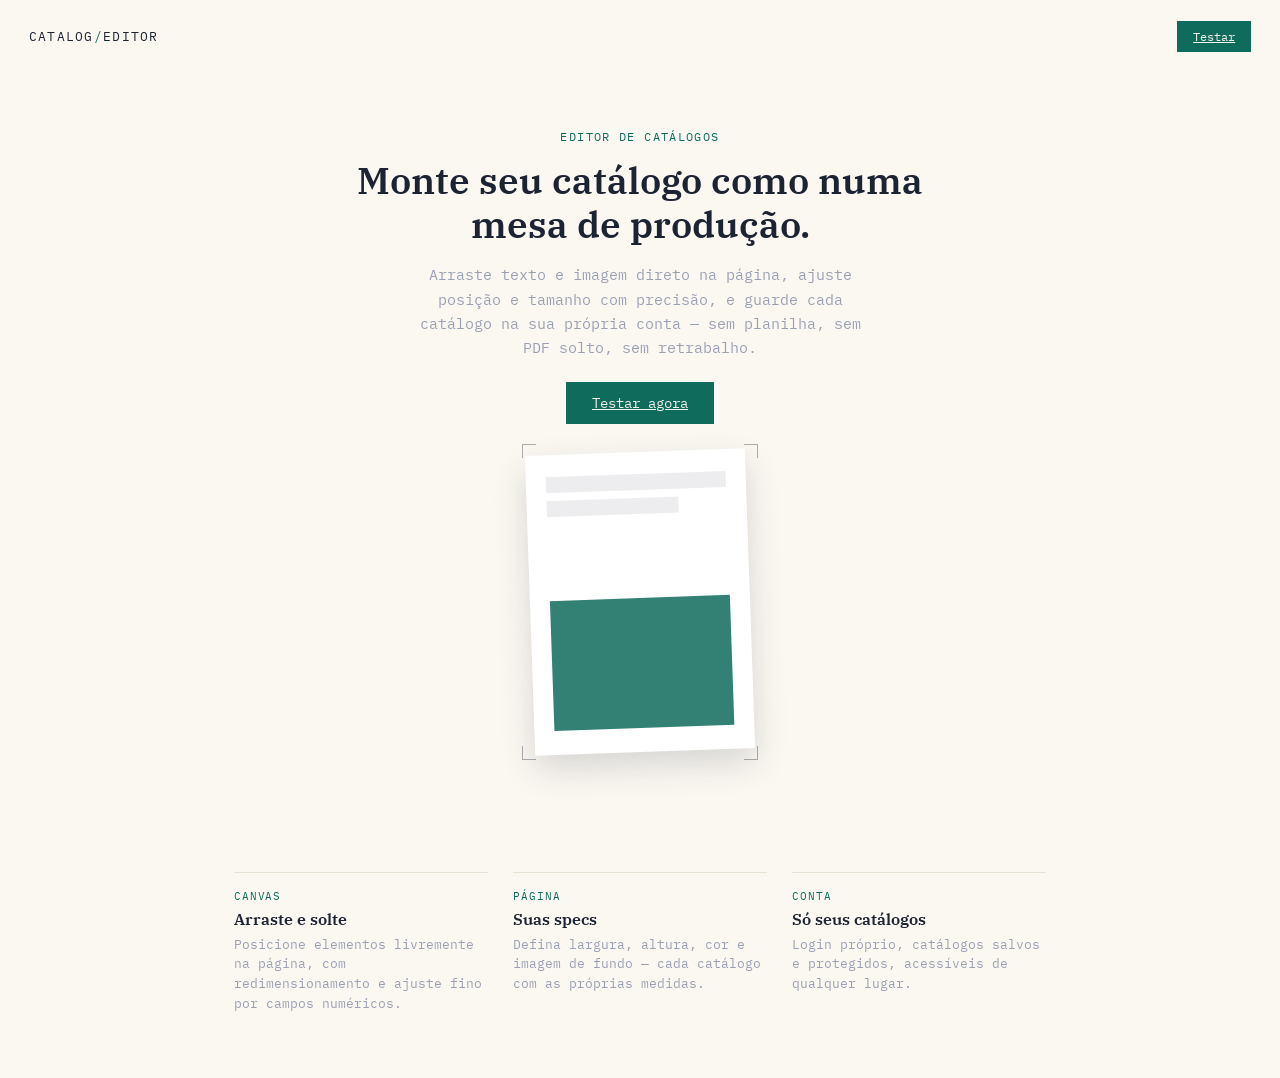
<file: index.html>
<!doctype html>
<html lang="pt-br">
<head>
  <meta charset="UTF-8" />
  <meta name="viewport" content="width=device-width, initial-scale=1.0" />
  <title>Catalog</title>
  <link rel="stylesheet" href="css/style.css" />
</head>
<body>
  <header class="home-header">
    <a href="index.html" class="brand">catalog<span>/</span>editor</a>
    <a href="login.html" class="btn-primary btn-nav">Testar</a>
  </header>

  <main>
    <section class="hero">
      <p class="eyebrow">Editor de catálogos</p>
      <h1>Monte seu catálogo como numa mesa de produção.</h1>
      <p class="lead">
        Arraste texto e imagem direto na página, ajuste posição e tamanho com
        precisão, e guarde cada catálogo na sua própria conta — sem planilha,
        sem PDF solto, sem retrabalho.
      </p>
      <a href="login.html" class="btn-primary">Testar agora</a>

      <div class="mock-wrap" aria-hidden="true">
        <div class="page-frame">
          <span class="crop-tl"></span><span class="crop-tr"></span>
          <span class="crop-bl"></span><span class="crop-br"></span>
          <div class="mock-page">
            <div class="mock-el-text"></div>
            <div class="mock-el-text short"></div>
            <div class="mock-el-image"></div>
          </div>
        </div>
      </div>
    </section>

    <section class="features">
      <div class="feature">
        <p class="tag">Canvas</p>
        <h3>Arraste e solte</h3>
        <p class="desc">Posicione elementos livremente na página, com redimensionamento e ajuste fino por campos numéricos.</p>
      </div>
      <div class="feature">
        <p class="tag">Página</p>
        <h3>Suas specs</h3>
        <p class="desc">Defina largura, altura, cor e imagem de fundo — cada catálogo com as próprias medidas.</p>
      </div>
      <div class="feature">
        <p class="tag">Conta</p>
        <h3>Só seus catálogos</h3>
        <p class="desc">Login próprio, catálogos salvos e protegidos, acessíveis de qualquer lugar.</p>
      </div>
    </section>
  </main>
</body>
</html>
</file>
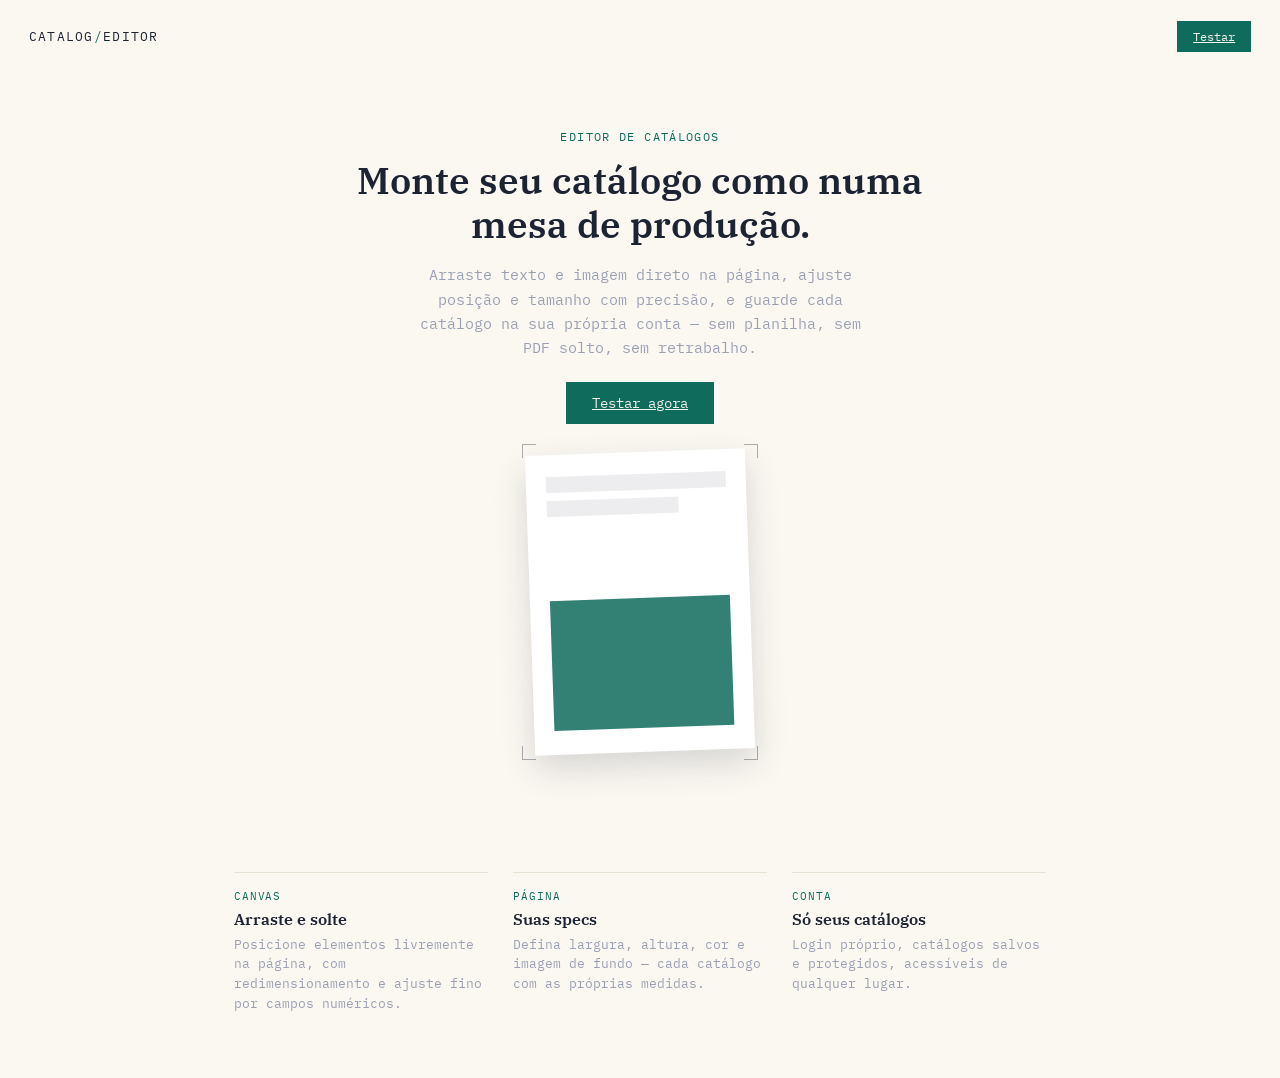
<file: dashboard.html>
<!doctype html>
<html lang="pt-br">
<head>
  <meta charset="UTF-8" />
  <meta name="viewport" content="width=device-width, initial-scale=1.0" />
  <title>Meus catálogos</title>
  <link rel="stylesheet" href="css/style.css" />
</head>
<body>
  <header class="app-header">
    <a href="dashboard.html" class="brand">catalog<span>/</span>editor</a>
    <nav class="app-nav">
      <div class="user-badge">
        <img id="user-avatar" class="avatar" alt="" hidden />
        <span id="user-name"></span>
      </div>
      <a href="profile.html">Perfil</a>
      <button id="logout-btn">Sair</button>
    </nav>
  </header>

  <main class="page-wrap">
    <div class="page-head">
      <div>
        <p class="eyebrow">Espaço de trabalho</p>
        <h1>Meus catálogos</h1>
      </div>
    </div>

    <div id="msg"></div>
    <div id="grid" class="catalogue-grid"></div>
  </main>

  <script type="module" src="js/dashboard.js"></script>
</body>
</html>
</file>
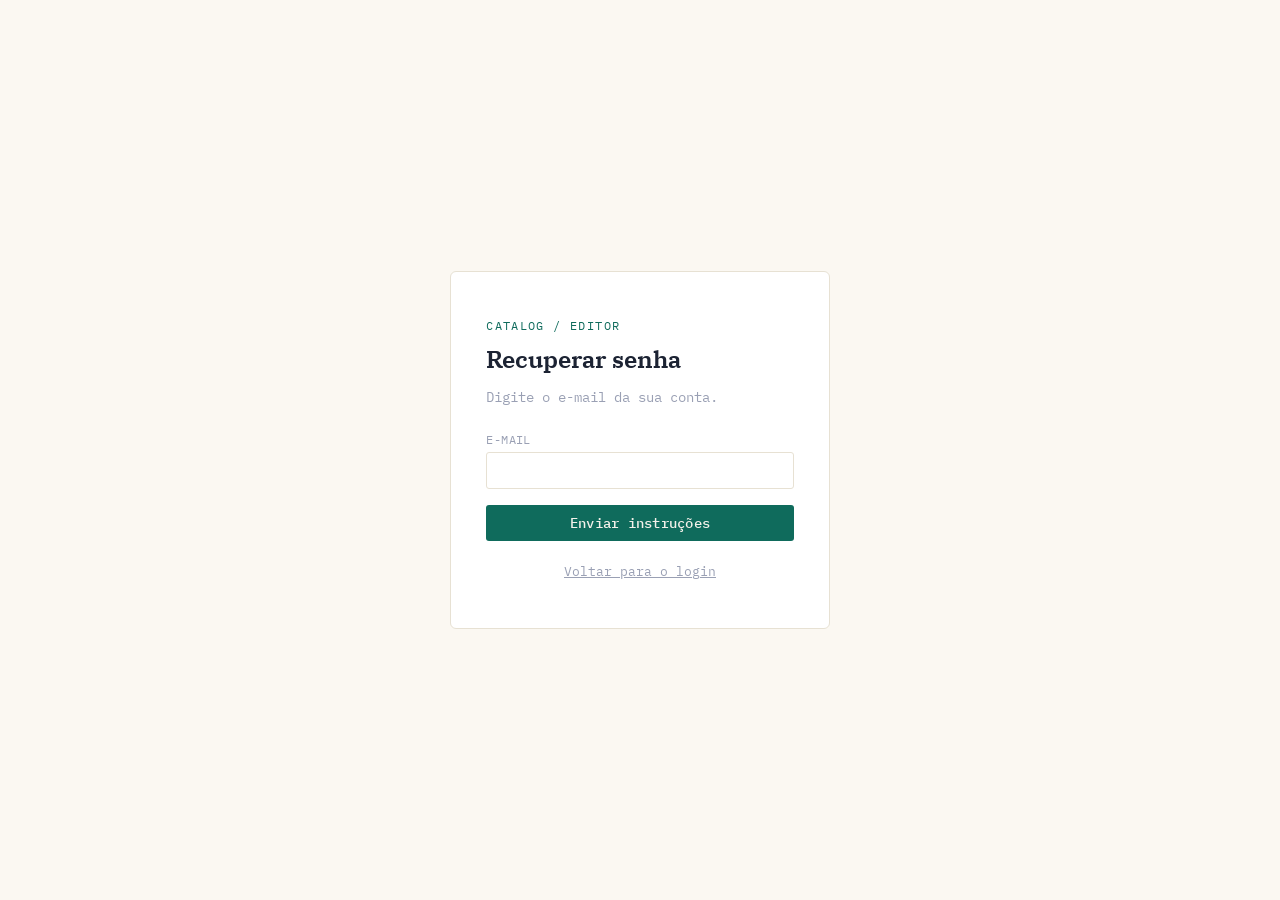
<file: forgot-password.html>
<!doctype html>
<html lang="pt-br">
<head>
  <meta charset="UTF-8" />
  <meta name="viewport" content="width=device-width, initial-scale=1.0" />
  <title>Recuperar senha · Catalog</title>
  <link rel="stylesheet" href="css/style.css" />
</head>
<body>
  <div class="auth-shell">
    <div class="auth-card">
      <p class="auth-mark">catalog / editor</p>
      <h1>Recuperar senha</h1>
      <p class="auth-sub">Digite o e-mail da sua conta.</p>

      <div id="msg"></div>

      <form id="forgot-form">
        <div class="field">
          <label for="email">E-mail</label>
          <input type="email" id="email" required autocomplete="email" />
        </div>
        <button type="submit" class="btn-primary btn-block" id="submit-btn">Enviar instruções</button>
      </form>

      <p class="auth-footer">
        <a href="login.html">Voltar para o login</a>
      </p>
    </div>
  </div>

  <script type="module" src="js/forgot-password.js"></script>
</body>
</html>
</file>
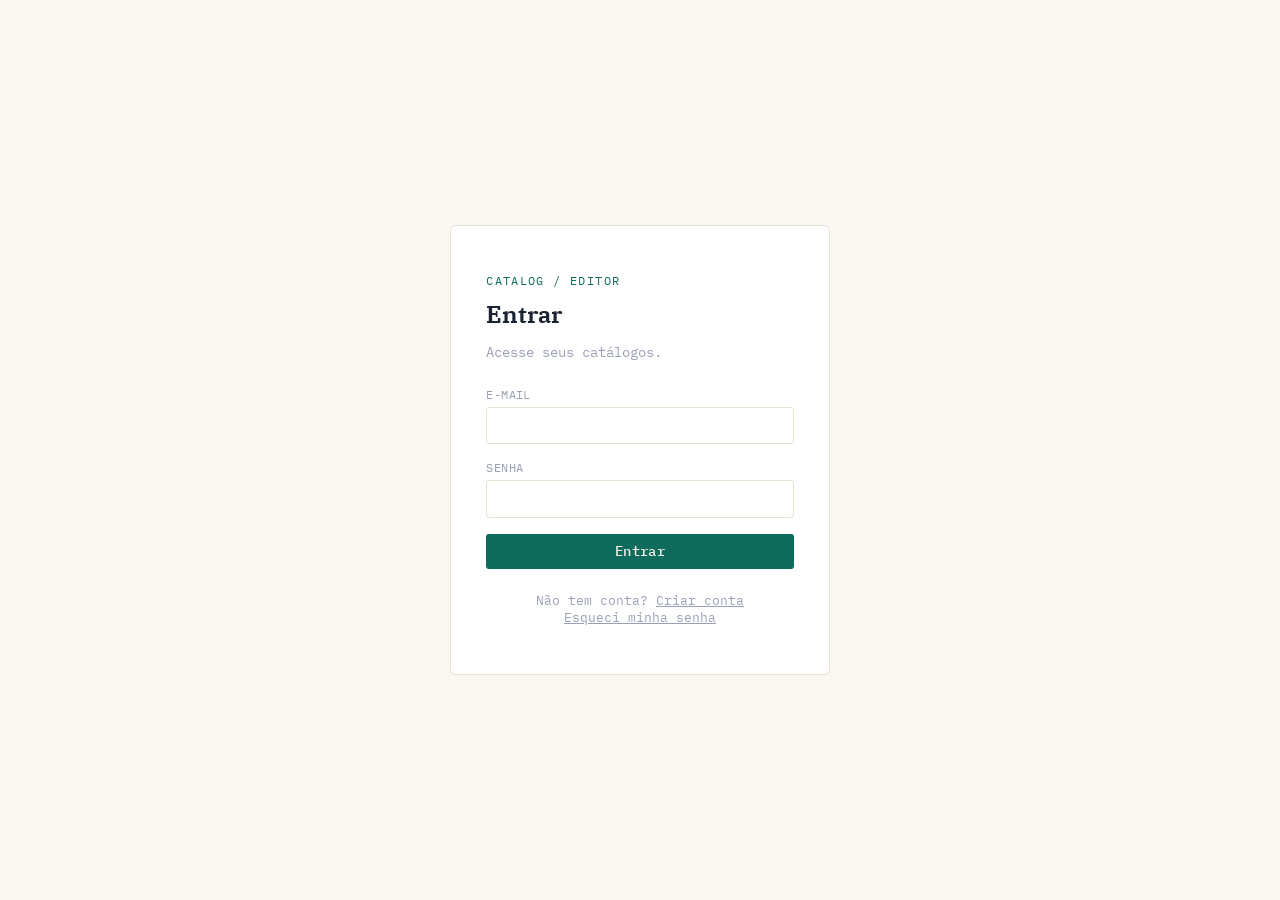
<file: login.html>
<!doctype html>
<html lang="pt-br">
<head>
  <meta charset="UTF-8" />
  <meta name="viewport" content="width=device-width, initial-scale=1.0" />
  <title>Entrar · Catalog</title>
  <link rel="stylesheet" href="css/style.css" />
</head>
<body>
  <div class="auth-shell">
    <div class="auth-card">
      <p class="auth-mark">catalog / editor</p>
      <h1>Entrar</h1>
      <p class="auth-sub">Acesse seus catálogos.</p>

      <div id="msg"></div>

      <form id="login-form">
        <div class="field">
          <label for="email">E-mail</label>
          <input type="email" id="email" required autocomplete="email" />
        </div>
        <div class="field">
          <label for="password">Senha</label>
          <input type="password" id="password" required autocomplete="current-password" />
        </div>
        <button type="submit" class="btn-primary btn-block" id="submit-btn">Entrar</button>
      </form>

      <p class="auth-footer">
        Não tem conta? <a href="register.html">Criar conta</a><br />
        <a href="forgot-password.html">Esqueci minha senha</a>
      </p>
    </div>
  </div>

  <script type="module" src="js/login.js"></script>
</body>
</html>
</file>
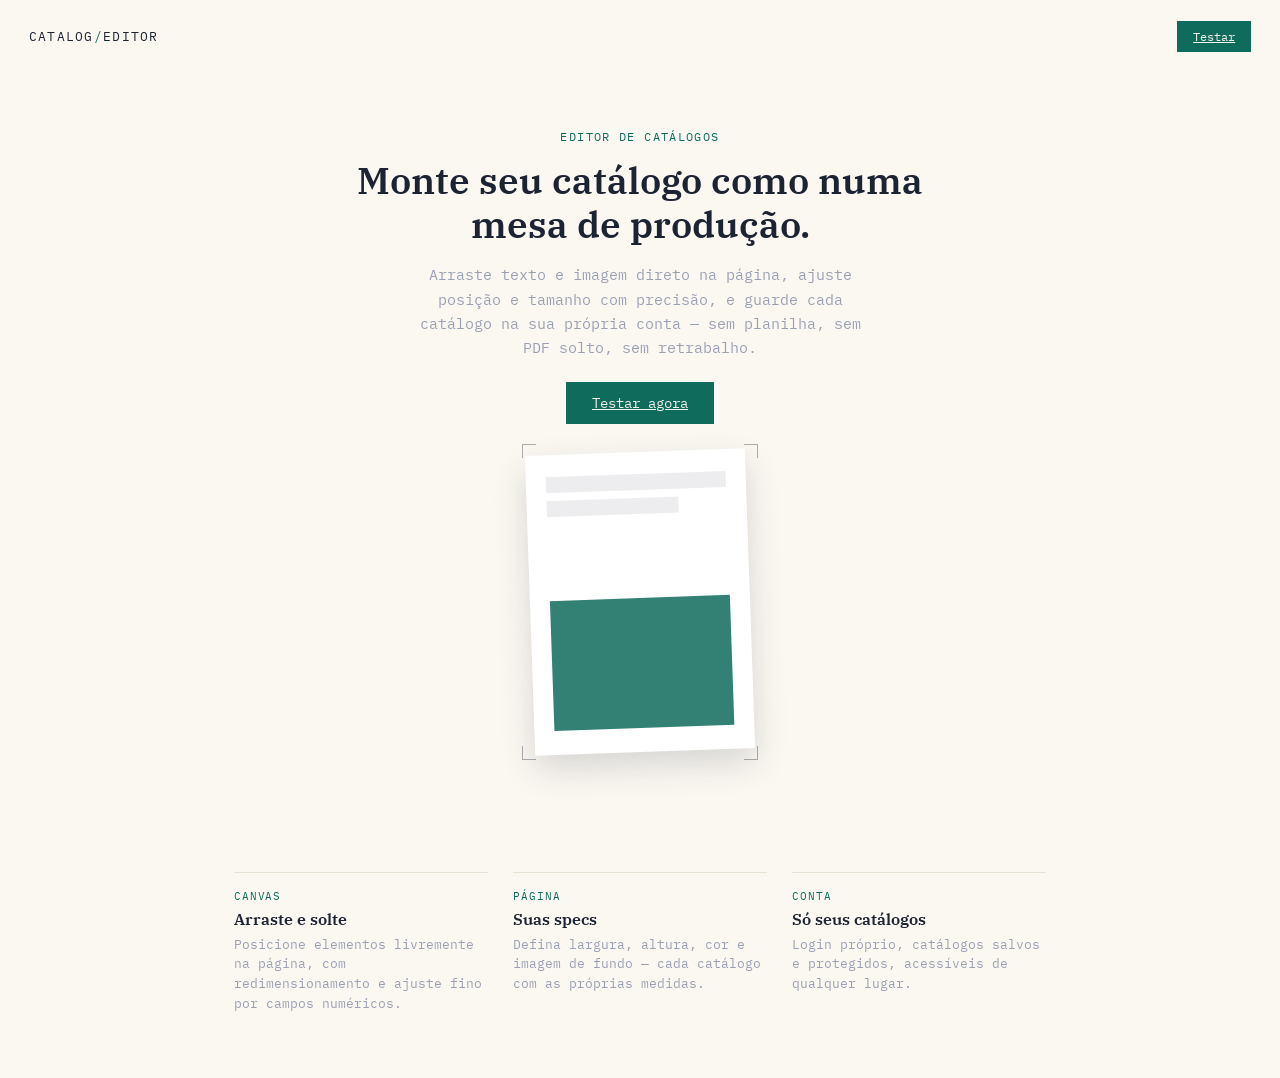
<file: profile.html>
<!doctype html>
<html lang="pt-br">
<head>
  <meta charset="UTF-8" />
  <meta name="viewport" content="width=device-width, initial-scale=1.0" />
  <title>Perfil · Catalog</title>
  <link rel="stylesheet" href="css/style.css" />
</head>
<body>
  <header class="app-header">
    <a href="dashboard.html" class="brand">catalog<span>/</span>editor</a>
    <nav class="app-nav">
      <div class="user-badge">
        <img id="user-avatar" class="avatar" alt="" hidden />
        <span id="user-name"></span>
      </div>
      <a href="dashboard.html">Meus catálogos</a>
      <button id="logout-btn">Sair</button>
    </nav>
  </header>

  <main class="page-wrap" style="max-width: 480px;">
    <p class="eyebrow">Conta</p>
    <h1>Perfil</h1>

    <div id="profile-msg"></div>

    <form id="profile-form" style="margin-bottom: 2.5rem;">
      <div class="field">
        <label for="name">Nome</label>
        <input type="text" id="name" required />
      </div>
      <div class="field">
        <label for="email">E-mail</label>
        <input type="email" id="email" disabled />
      </div>
      <div class="field avatar-dropzone-wrap">
        <label>Foto de perfil</label>
        <div id="avatar-dropzone" class="avatar-dropzone" tabindex="0" role="button" aria-label="Escolher foto de perfil">
          <img id="avatar-preview" alt="" hidden />
          <span id="avatar-placeholder" class="avatar-placeholder">Arraste uma imagem<br />ou clique</span>
        </div>
        <input type="file" id="avatar-file-input" accept="image/*" hidden />
        <button type="button" id="avatar-remove-btn" class="avatar-remove-btn" hidden>Remover foto</button>
      </div>
      <button type="submit" class="btn-primary">Salvar perfil</button>
    </form>

    <h2 style="font-size: 1.1rem;">Trocar senha</h2>
    <div id="password-msg"></div>
    <form id="password-form" style="margin-bottom: 2.5rem;">
      <div class="field">
        <label for="currentPassword">Senha atual</label>
        <input type="password" id="currentPassword" required autocomplete="current-password" />
      </div>
      <div class="field">
        <label for="newPassword">Nova senha</label>
        <input type="password" id="newPassword" required autocomplete="new-password" />
      </div>
      <div class="field">
        <label for="confirmNewPassword">Confirmar nova senha</label>
        <input type="password" id="confirmNewPassword" required autocomplete="new-password" />
      </div>
      <button type="submit" class="btn-primary">Trocar senha</button>
    </form>

    <h2 style="font-size: 1.1rem; color: var(--danger);">Zona de risco</h2>
    <p style="font-size: 0.85rem; color: var(--text-muted);">Excluir a conta desativa seu acesso. Não pode ser desfeito.</p>
    <button id="delete-account-btn" class="btn-danger">Excluir minha conta</button>
  </main>

  <script type="module" src="js/profile.js"></script>
</body>
</html>
</file>
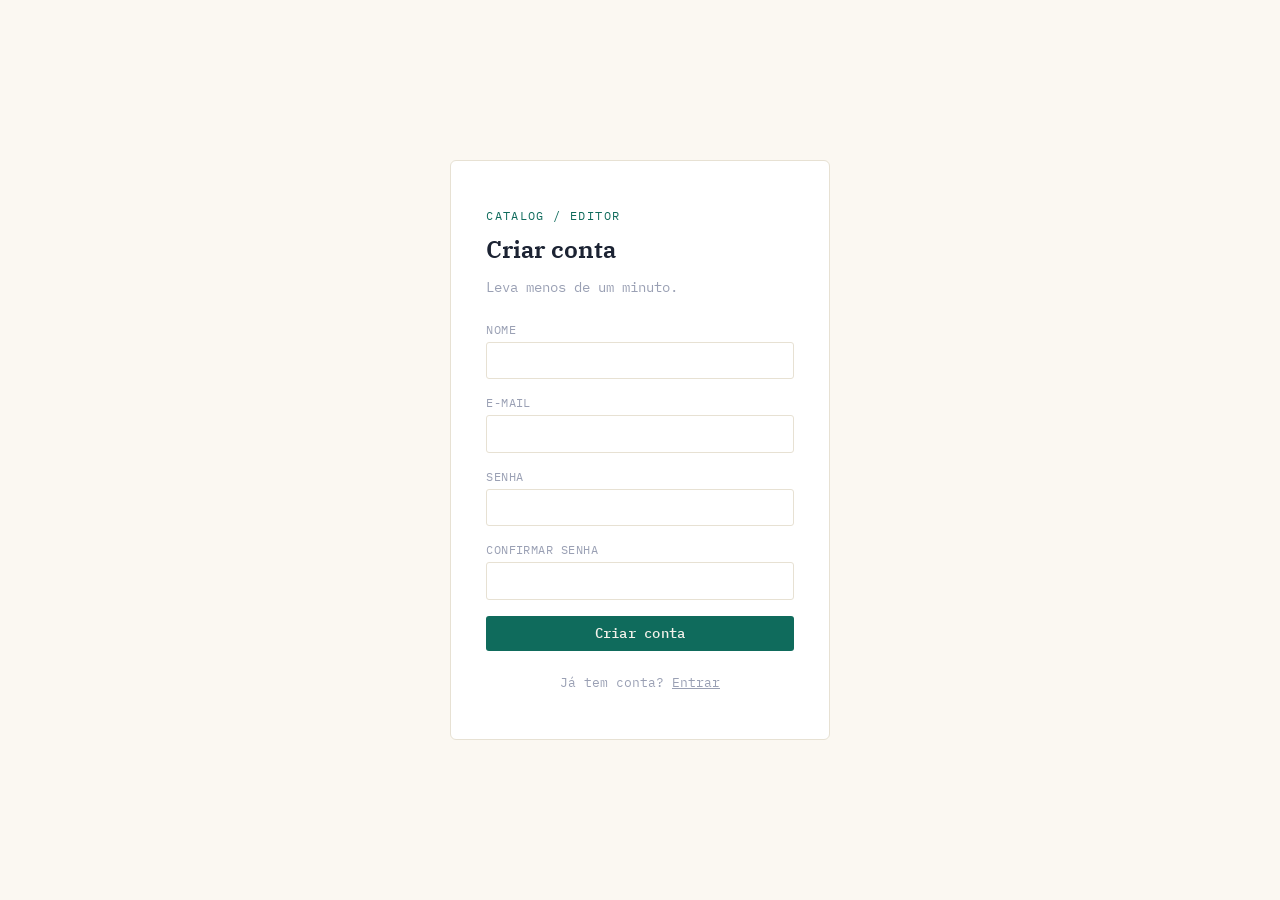
<file: register.html>
<!doctype html>
<html lang="pt-br">
<head>
  <meta charset="UTF-8" />
  <meta name="viewport" content="width=device-width, initial-scale=1.0" />
  <title>Criar conta · Catalog</title>
  <link rel="stylesheet" href="css/style.css" />
</head>
<body>
  <div class="auth-shell">
    <div class="auth-card">
      <p class="auth-mark">catalog / editor</p>
      <h1>Criar conta</h1>
      <p class="auth-sub">Leva menos de um minuto.</p>

      <div id="msg"></div>

      <form id="register-form">
        <div class="field">
          <label for="name">Nome</label>
          <input type="text" id="name" required autocomplete="name" />
        </div>
        <div class="field">
          <label for="email">E-mail</label>
          <input type="email" id="email" required autocomplete="email" />
        </div>
        <div class="field">
          <label for="password">Senha</label>
          <input type="password" id="password" required autocomplete="new-password" />
        </div>
        <div class="field">
          <label for="confirmPassword">Confirmar senha</label>
          <input type="password" id="confirmPassword" required autocomplete="new-password" />
        </div>
        <button type="submit" class="btn-primary btn-block" id="submit-btn">Criar conta</button>
      </form>

      <p class="auth-footer">
        Já tem conta? <a href="login.html">Entrar</a>
      </p>
    </div>
  </div>

  <script type="module" src="js/register.js"></script>
</body>
</html>
</file>
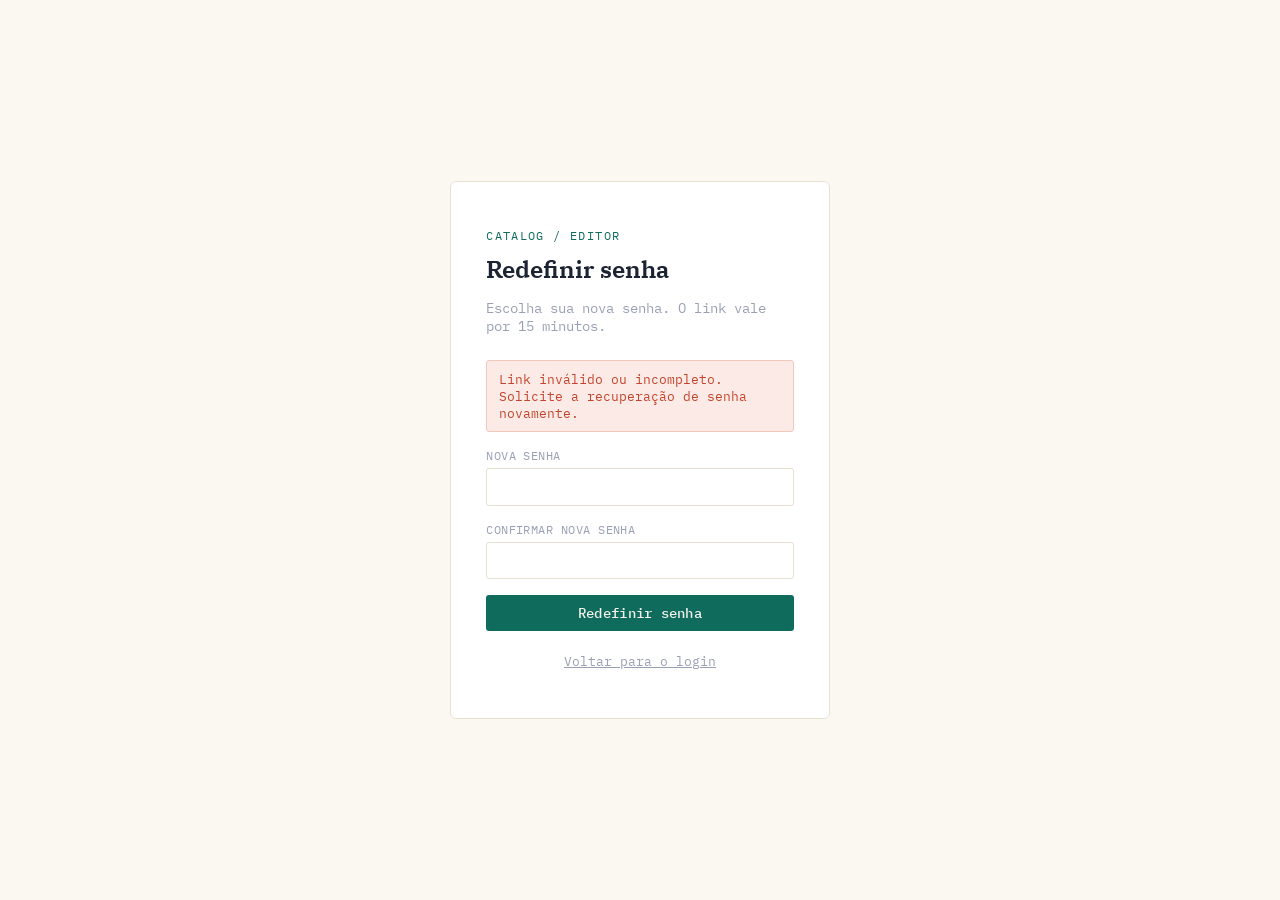
<file: reset-password.html>
<!doctype html>
<html lang="pt-br">
<head>
  <meta charset="UTF-8" />
  <meta name="viewport" content="width=device-width, initial-scale=1.0" />
  <title>Redefinir senha · Catalog</title>
  <link rel="stylesheet" href="css/style.css" />
</head>
<body>
  <div class="auth-shell">
    <div class="auth-card">
      <p class="auth-mark">catalog / editor</p>
      <h1>Redefinir senha</h1>
      <p class="auth-sub">Escolha sua nova senha. O link vale por 15 minutos.</p>

      <div id="msg"></div>

      <form id="reset-form">
        <div class="field">
          <label for="newPassword">Nova senha</label>
          <input type="password" id="newPassword" required autocomplete="new-password" />
        </div>
        <div class="field">
          <label for="confirmNewPassword">Confirmar nova senha</label>
          <input type="password" id="confirmNewPassword" required autocomplete="new-password" />
        </div>
        <button type="submit" class="btn-primary btn-block" id="submit-btn">Redefinir senha</button>
      </form>

      <p class="auth-footer">
        <a href="login.html">Voltar para o login</a>
      </p>
    </div>
  </div>

  <script type="module" src="js/reset-password.js"></script>
</body>
</html>
</file>
<file: css/style.css>
@import url("https://fonts.googleapis.com/css2?family=IBM+Plex+Mono:wght@400;500;600&family=IBM+Plex+Serif:ital,wght@0,400;0,600;1,400&display=swap");

:root {
  --ink: #1c2333;
  --ink-2: #242b41;
  --paper: #fbf8f2;
  --paper-line: #e7e1d3;
  --accent: #0f6b5c;
  --accent-hover: #0c5548;
  --danger: #c4432b;
  --danger-hover: #a5371f;
  --text-light: #f3f1ea;
  --text-muted: #9aa0b4;
  --text-dark: #1c2333;
  --radius: 3px;
  --mono: "IBM Plex Mono", ui-monospace, monospace;
  --serif: "IBM Plex Serif", Georgia, serif;
}

* {
  box-sizing: border-box;
}

body {
  margin: 0;
  font-family: var(--mono);
  color: var(--text-dark);
  background: var(--paper);
  -webkit-font-smoothing: antialiased;
}

a {
  color: inherit;
}

h1, h2, h3 {
  font-family: var(--serif);
  margin: 0 0 0.5em;
  font-weight: 600;
}

button, input, select, textarea {
  font-family: var(--mono);
  font-size: 0.85rem;
}

label {
  display: block;
  font-size: 0.72rem;
  letter-spacing: 0.04em;
  text-transform: uppercase;
  color: var(--text-muted);
  margin-bottom: 0.3rem;
}

input[type="text"],
input[type="email"],
input[type="password"],
input[type="number"],
input[type="color"],
input[type="url"],
textarea,
select {
  width: 100%;
  padding: 0.55rem 0.6rem;
  border: 1px solid var(--paper-line);
  border-radius: var(--radius);
  background: #fff;
  color: var(--text-dark);
}

input:focus, textarea:focus, select:focus, button:focus-visible {
  outline: 2px solid var(--accent);
  outline-offset: 1px;
}

button {
  cursor: pointer;
  border: none;
  border-radius: var(--radius);
  padding: 0.55rem 1rem;
  font-weight: 500;
  letter-spacing: 0.02em;
}

.btn-primary {
  background: var(--accent);
  color: var(--text-light);
}
.btn-primary:hover { background: var(--accent-hover); }

.btn-secondary {
  background: transparent;
  border: 1px solid var(--paper-line);
  color: var(--text-dark);
}
.btn-secondary:hover { border-color: var(--ink); }

.btn-danger {
  background: transparent;
  color: var(--danger);
  border: 1px solid var(--danger);
}
.btn-danger:hover { background: var(--danger); color: #fff; }

.btn-block { width: 100%; }

/* ---------- Telas de autenticação ---------- */

.auth-shell {
  min-height: 100vh;
  display: grid;
  place-items: center;
  padding: 2rem;
}

.auth-card {
  width: 100%;
  max-width: 380px;
  background: #fff;
  border: 1px solid var(--paper-line);
  border-radius: 6px;
  padding: 2.2rem;
}

.auth-mark {
  font-family: var(--mono);
  font-size: 0.72rem;
  letter-spacing: 0.12em;
  text-transform: uppercase;
  color: var(--accent);
  margin-bottom: 0.6rem;
}

.auth-card h1 {
  font-size: 1.5rem;
}

.auth-sub {
  color: var(--text-muted);
  font-size: 0.85rem;
  margin-bottom: 1.6rem;
}

.field {
  margin-bottom: 1rem;
}

.auth-footer {
  margin-top: 1.4rem;
  font-size: 0.8rem;
  color: var(--text-muted);
  text-align: center;
}

.msg {
  border-radius: var(--radius);
  padding: 0.6rem 0.75rem;
  font-size: 0.8rem;
  margin-bottom: 1rem;
}
.msg-error { background: #fbeae6; color: var(--danger); border: 1px solid #f0c9bd; }
.msg-success { background: #e9f3f0; color: var(--accent); border: 1px solid #c6ded8; }
.msg-info { background: #eef0f5; color: var(--ink); border: 1px solid #dde1ea; }

.token-reveal {
  margin-top: 1rem;
  padding: 0.7rem;
  background: var(--paper);
  border: 1px dashed var(--paper-line);
  border-radius: var(--radius);
  font-size: 0.72rem;
  word-break: break-all;
}
.token-reveal strong { display: block; text-transform: uppercase; letter-spacing: 0.05em; margin-bottom: 0.3rem; color: var(--text-muted); font-size: 0.68rem;}

/* ---------- Layout app (dashboard / editor / perfil) ---------- */

.app-header {
  background: var(--ink);
  color: var(--text-light);
  padding: 0.85rem 1.5rem;
  display: flex;
  align-items: center;
  justify-content: space-between;
}

.app-header .brand {
  font-family: var(--mono);
  font-size: 0.8rem;
  letter-spacing: 0.1em;
  text-transform: uppercase;
  color: var(--text-light);
  text-decoration: none;
}
.app-header .brand span { color: var(--accent); }

.app-nav { display: flex; align-items: center; gap: 1.2rem; font-size: 0.78rem; }
.app-nav a { color: var(--text-muted); text-decoration: none; }
.app-nav a:hover { color: var(--text-light); }
.app-nav button { background: none; padding: 0; color: var(--text-muted); font-size: 0.78rem; }
.app-nav button:hover { color: var(--text-light); }

.page-wrap {
  max-width: 1100px;
  margin: 0 auto;
  padding: 2rem 1.5rem 4rem;
}

.page-head {
  display: flex;
  justify-content: space-between;
  align-items: flex-end;
  margin-bottom: 1.6rem;
  gap: 1rem;
  flex-wrap: wrap;
}

.page-head p.eyebrow {
  font-family: var(--mono);
  font-size: 0.72rem;
  letter-spacing: 0.1em;
  text-transform: uppercase;
  color: var(--accent);
  margin: 0 0 0.3rem;
}

/* ---------- Dashboard ---------- */

.catalogue-grid {
  display: grid;
  grid-template-columns: repeat(auto-fill, minmax(220px, 1fr));
  gap: 1.1rem;
}

.catalogue-card {
  background: #fff;
  border: 1px solid var(--paper-line);
  border-radius: 4px;
  padding: 1.1rem;
  text-decoration: none;
  color: var(--text-dark);
  display: flex;
  flex-direction: column;
  gap: 0.5rem;
  transition: border-color 0.15s;
  position: relative;
}
.catalogue-card:hover { border-color: var(--accent); }

.catalogue-card h3 {
  font-size: 1.05rem;
  margin: 0;
}

.catalogue-card .meta {
  font-size: 0.7rem;
  color: var(--text-muted);
}

.catalogue-card .card-actions {
  margin-top: auto;
  display: flex;
  justify-content: flex-end;
}
.catalogue-card .card-actions button {
  font-size: 0.7rem;
  padding: 0.3rem 0.6rem;
}

.new-catalogue-card {
  border: 1px dashed var(--paper-line);
  border-radius: 4px;
  display: flex;
  align-items: center;
  justify-content: center;
  min-height: 110px;
  background: transparent;
  color: var(--text-muted);
  font-size: 0.85rem;
}
.new-catalogue-card:hover { border-color: var(--accent); color: var(--accent); }

.empty-state {
  border: 1px dashed var(--paper-line);
  border-radius: 4px;
  padding: 3rem 2rem;
  text-align: center;
  color: var(--text-muted);
}
.empty-state h2 { color: var(--text-dark); font-size: 1.2rem; }

/* ---------- Editor ---------- */

.editor-body {
  height: 100dvh;
  overflow: hidden;
  display: flex;
  flex-direction: column;
}

.editor-shell {
  display: grid;
  grid-template-columns: 240px 1fr 260px;
  flex: 1;
  min-height: 0; /* essencial pro grid não estourar dentro do flex */
}

.editor-panel {
  background: var(--ink-2);
  color: var(--text-light);
  padding: 1.2rem;
  overflow-y: auto;
}
.editor-panel h4 {
  font-family: var(--mono);
  font-size: 0.7rem;
  letter-spacing: 0.08em;
  text-transform: uppercase;
  color: var(--text-muted);
  margin: 1.3rem 0 0.6rem;
}
.editor-panel h4:first-child { margin-top: 0; }

.editor-panel label { color: var(--text-muted); }
.editor-panel input[type="text"],
.editor-panel input[type="number"],
.editor-panel input[type="url"],
.editor-panel input[type="color"],
.editor-panel input[type="file"] {
  background: var(--ink);
  border-color: #3a4260;
  color: var(--text-light);
}
.editor-panel input[type="file"] {
  padding: 0.4rem;
  font-size: 0.72rem;
}

.dim-row { display: grid; grid-template-columns: 1fr 1fr; gap: 0.5rem; }

.add-element-btn {
  width: 100%;
  background: transparent;
  border: 1px solid #3a4260;
  color: var(--text-light);
  margin-bottom: 0.5rem;
  text-align: left;
  font-size: 0.78rem;
}
.add-element-btn:hover { border-color: var(--accent); color: var(--accent); }

/* .btn-secondary foi pensado pra fundos claros (texto escuro). Dentro do
   painel escuro do editor (ex: os botões de exportar PNG/PDF) isso ficava
   quase ilegível — texto escuro em cima de fundo escuro. */
.editor-panel .btn-secondary {
  color: var(--text-light);
  border-color: #3a4260;
}
.editor-panel .btn-secondary:hover {
  border-color: var(--accent);
  color: var(--accent);
}

.canvas-viewport {
  overflow: auto;
  display: flex;
  align-items: flex-start;
  justify-content: center;
  padding: 3rem;
  background:
    linear-gradient(90deg, rgba(0,0,0,0.035) 1px, transparent 1px),
    linear-gradient(rgba(0,0,0,0.035) 1px, transparent 1px);
  background-size: 24px 24px;
}

.page-frame {
  position: relative;
  flex-shrink: 0;
}

.page-frame::before, .page-frame::after,
.page-frame .crop-tl, .page-frame .crop-tr, .page-frame .crop-bl, .page-frame .crop-br {
  content: "";
  position: absolute;
  width: 14px;
  height: 14px;
  border: 1px solid var(--ink);
  opacity: 0.35;
}
.page-frame .crop-tl { top: -8px; left: -8px; border-width: 1px 0 0 1px; }
.page-frame .crop-tr { top: -8px; right: -8px; border-width: 1px 1px 0 0; }
.page-frame .crop-bl { bottom: -8px; left: -8px; border-width: 0 0 1px 1px; }
.page-frame .crop-br { bottom: -8px; right: -8px; border-width: 0 1px 1px 0; }
.page-frame::before, .page-frame::after { display: none; }

.page-canvas {
  background: #fff;
  box-shadow: 0 8px 30px rgba(28, 35, 51, 0.18);
  position: relative;
  overflow: hidden;
}
.page-canvas.drag-over {
  outline: 3px dashed var(--accent);
  outline-offset: -3px;
}

.page-spec {
  position: absolute;
  bottom: -1.6rem;
  left: 0;
  font-size: 0.68rem;
  color: var(--text-muted);
  letter-spacing: 0.03em;
}

.el {
  position: absolute;
  border: 1px solid transparent;
  cursor: grab;
  font-family: var(--serif);
  font-size: 0.95rem;
  line-height: 1.35;
  padding: 4px 6px;
  user-select: none;
  -webkit-user-drag: none;
}
.el img {
  -webkit-user-drag: none;
  user-select: none;
}
.el-content[contenteditable="true"] {
  user-select: text;
  cursor: text;
}
.el.el-image { overflow: hidden; }
.el.el-text { overflow: visible; }
.el:hover { border-color: rgba(15, 107, 92, 0.35); }
.el.selected { border-color: var(--accent); }
.el.dragging { cursor: grabbing; opacity: 0.85; }
.el img { width: 100%; height: 100%; object-fit: cover; display: block; pointer-events: none; }
.el .el-content {
  outline: none;
  width: 100%;
  height: 100%;
  white-space: pre-wrap;
  overflow-wrap: break-word;
}

.el .el-delete {
  position: absolute;
  top: -10px;
  right: -10px;
  width: 20px;
  height: 20px;
  border-radius: 50%;
  background: var(--danger);
  color: #fff;
  font-size: 0.7rem;
  line-height: 1;
  display: none;
  align-items: center;
  justify-content: center;
  padding: 0;
}
.el.selected .el-delete { display: flex; }

.el .el-resize {
  position: absolute;
  width: 11px;
  height: 11px;
  right: -6px;
  bottom: -6px;
  background: var(--accent);
  border: 2px solid #fff;
  border-radius: 2px;
  cursor: nwse-resize;
  display: none;
}
.el.selected .el-resize { display: block; }

.page-canvas.exporting .el { border-color: transparent !important; }
.page-canvas.exporting .el-delete,
.page-canvas.exporting .el-resize { display: none !important; }

.status-line {
  font-size: 0.72rem;
  color: var(--text-muted);
  padding: 0.4rem 1.5rem;
  border-top: 1px solid var(--paper-line);
  background: #fff;
}
.status-line.saving { color: var(--accent); }
.status-line.error { color: var(--danger); }

.field-inline { display: flex; gap: 0.5rem; margin-bottom: 0.9rem; }
.field-inline > * { flex: 1; }

hr.rule { border: none; border-top: 1px solid #3a4260; margin: 1rem 0; }

@media (max-width: 900px) {
  .editor-body { height: auto; overflow: visible; }
  .editor-shell { grid-template-columns: 1fr; flex: none; height: auto; }
  .canvas-viewport { order: -1; padding: 1.5rem; }
}

/* ---------- Homepage ---------- */

.home-header {
  display: flex;
  align-items: center;
  justify-content: space-between;
  padding: 1.3rem 1.8rem;
}
.home-header .brand {
  font-family: var(--mono);
  font-size: 0.8rem;
  letter-spacing: 0.1em;
  text-transform: uppercase;
  text-decoration: none;
  color: var(--text-dark);
}
.home-header .brand span { color: var(--accent); }
.home-header .btn-nav {
  font-size: 0.75rem;
  padding: 0.5rem 1rem;
}

.hero {
  max-width: 620px;
  margin: 0 auto;
  padding: 3.5rem 1.5rem 2.5rem;
  text-align: center;
}
.hero .eyebrow {
  font-family: var(--mono);
  font-size: 0.72rem;
  letter-spacing: 0.12em;
  text-transform: uppercase;
  color: var(--accent);
  margin: 0 0 0.9rem;
}
.hero h1 {
  font-size: 2.3rem;
  line-height: 1.2;
  margin: 0 0 1rem;
}
.hero p.lead {
  color: var(--text-muted);
  font-size: 0.95rem;
  line-height: 1.6;
  max-width: 460px;
  margin: 0 auto 2rem;
}
.hero .btn-primary {
  font-size: 0.85rem;
  padding: 0.75rem 1.6rem;
}

.mock-wrap {
  display: flex;
  justify-content: center;
  margin: 2.5rem auto 0;
  padding-bottom: 2.5rem;
}
.mock-page {
  width: 220px;
  height: 300px;
  background: #fff;
  box-shadow: 0 14px 34px rgba(28, 35, 51, 0.16);
  position: relative;
  transform: rotate(-2deg);
}
.mock-el-text {
  position: absolute;
  top: 22px;
  left: 20px;
  right: 20px;
  height: 16px;
  background: var(--ink);
  opacity: 0.08;
}
.mock-el-text.short { width: 60%; top: 46px; }
.mock-el-image {
  position: absolute;
  left: 20px;
  right: 20px;
  bottom: 24px;
  height: 130px;
  background: var(--accent);
  opacity: 0.85;
}

.features {
  display: grid;
  grid-template-columns: repeat(3, 1fr);
  gap: 1.6rem;
  max-width: 860px;
  margin: 0 auto;
  padding: 2.5rem 1.5rem 4rem;
}
.feature {
  border-top: 1px solid var(--paper-line);
  padding-top: 1rem;
}
.feature p.tag {
  font-family: var(--mono);
  font-size: 0.68rem;
  letter-spacing: 0.08em;
  text-transform: uppercase;
  color: var(--accent);
  margin: 0 0 0.4rem;
}
.feature h3 {
  font-size: 1rem;
  margin: 0 0 0.35rem;
}
.feature p.desc {
  font-size: 0.83rem;
  color: var(--text-muted);
  line-height: 1.5;
  margin: 0;
}

@media (max-width: 700px) {
  .features { grid-template-columns: 1fr; }
}

/* ---------- Avatar (badge no header + upload no perfil) ---------- */

.user-badge {
  display: flex;
  align-items: center;
  gap: 0.5rem;
}

.avatar {
  width: 28px;
  height: 28px;
  border-radius: 50%;
  object-fit: cover;
  border: 1px solid rgba(255, 255, 255, 0.25);
  flex-shrink: 0;
}

.avatar-dropzone-wrap {
  display: flex;
  flex-direction: column;
  align-items: flex-start;
  gap: 0.4rem;
  margin-bottom: 1.4rem;
}

.avatar-dropzone {
  width: 96px;
  height: 96px;
  border-radius: 50%;
  border: 2px dashed var(--paper-line);
  background: #fff;
  display: flex;
  align-items: center;
  justify-content: center;
  overflow: hidden;
  cursor: pointer;
  transition: border-color 0.15s;
}
.avatar-dropzone:hover,
.avatar-dropzone:focus-visible,
.avatar-dropzone.drag-over {
  border-color: var(--accent);
}
.avatar-dropzone img {
  width: 100%;
  height: 100%;
  object-fit: cover;
}
.avatar-placeholder {
  font-size: 0.62rem;
  line-height: 1.3;
  text-align: center;
  color: var(--text-muted);
  padding: 0 0.7rem;
}
.avatar-remove-btn {
  background: none;
  border: none;
  padding: 0;
  font-size: 0.72rem;
  color: var(--text-muted);
  text-decoration: underline;
  cursor: pointer;
}
.avatar-remove-btn:hover { color: var(--danger); }

/* ---------- Formato de página / orientação (editor) ---------- */

.orientation-toggle {
  display: flex;
  gap: 0.5rem;
  margin-bottom: 0.9rem;
}
.orientation-btn {
  flex: 1;
  background: transparent;
  border: 1px solid #3a4260;
  color: var(--text-light);
  font-size: 0.75rem;
  padding: 0.5rem;
}
.orientation-btn.active {
  background: var(--accent);
  border-color: var(--accent);
}
.orientation-btn:hover:not(.active) {
  border-color: var(--accent);
  color: var(--accent);
}

/* ---------- Responsividade geral ---------- */

@media (max-width: 640px) {
  .app-header {
    flex-wrap: wrap;
    gap: 0.6rem;
    padding: 0.75rem 1rem;
  }
  .app-nav {
    flex-wrap: wrap;
    gap: 0.7rem;
    width: 100%;
    justify-content: flex-end;
  }
  .page-wrap {
    padding: 1.5rem 1rem 3rem;
  }
  .page-head {
    flex-direction: column;
    align-items: flex-start;
  }
  .auth-card {
    padding: 1.6rem;
  }
  .hero h1 {
    font-size: 1.7rem;
  }
}

@media (max-width: 480px) {
  .catalogue-grid { grid-template-columns: 1fr; }
}
</file>
